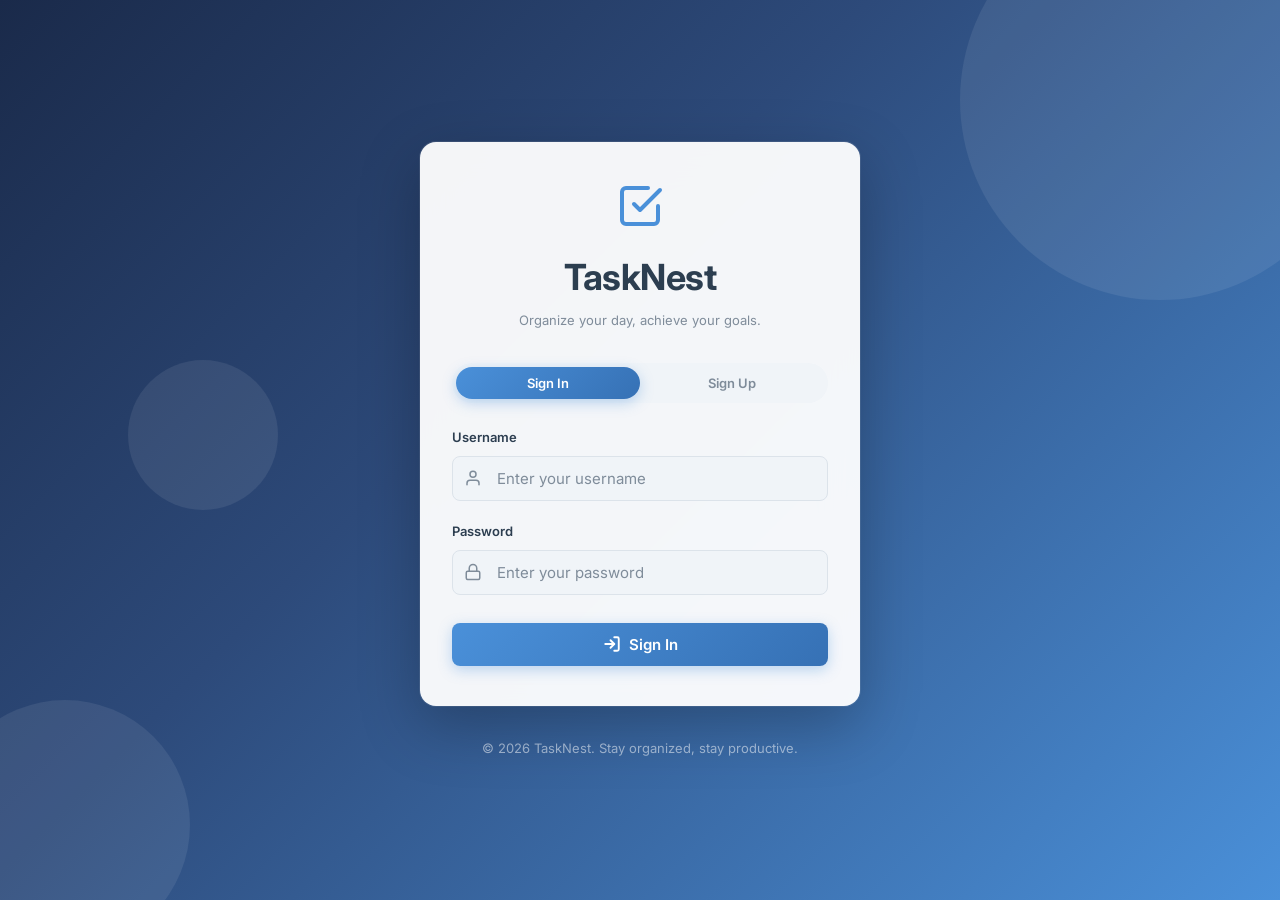
<file: index.html>
<!DOCTYPE html>
<html lang="en">

<head>
  <meta charset="UTF-8" />
  <meta name="viewport" content="width=device-width, initial-scale=1.0" />
  <title>TaskNest – Daily Task Manager</title>
  <meta name="description"
    content="TaskNest is a daily task manager that helps you organize your day and achieve your goals." />
  <link rel="preconnect" href="https://fonts.googleapis.com" />
  <link rel="preconnect" href="https://fonts.gstatic.com" crossorigin />
  <link href="https://fonts.googleapis.com/css2?family=Inter:wght@400;500;600;700&display=swap" rel="stylesheet" />
  <link rel="stylesheet" href="css/style.css" />
</head>

<body>

  <!-- ===== HEADER ===== -->
  <header class="header" id="header">
    <div class="header__inner">
      <div class="header__brand">
        <svg class="header__icon" viewBox="0 0 24 24" fill="none" stroke="currentColor" stroke-width="2"
          stroke-linecap="round" stroke-linejoin="round">
          <path d="M9 11l3 3L22 4" />
          <path d="M21 12v7a2 2 0 0 1-2 2H5a2 2 0 0 1-2-2V5a2 2 0 0 1 2-2h11" />
        </svg>
        <h1 class="header__title">TaskNest</h1>
      </div>
      <div class="header__right">
        <p class="header__tagline">Daily Task Manager</p>
        <button class="btn btn--theme-toggle" id="theme-toggle" aria-label="Toggle Dark Mode">
          <svg class="sun-icon" viewBox="0 0 24 24" fill="none" stroke="currentColor" stroke-width="2" stroke-linecap="round" stroke-linejoin="round">
            <circle cx="12" cy="12" r="5"/><line x1="12" y1="1" x2="12" y2="3"/><line x1="12" y1="21" x2="12" y2="23"/><line x1="4.22" y1="4.22" x2="5.64" y2="5.64"/><line x1="18.36" y1="18.36" x2="19.78" y2="19.78"/><line x1="1" y1="12" x2="3" y2="12"/><line x1="21" y1="12" x2="23" y2="12"/><line x1="4.22" y1="19.78" x2="5.64" y2="18.36"/><line x1="18.36" y1="5.64" x2="19.78" y2="4.22"/>
          </svg>
          <svg class="moon-icon" viewBox="0 0 24 24" fill="none" stroke="currentColor" stroke-width="2" stroke-linecap="round" stroke-linejoin="round">
            <path d="M21 12.79A9 9 0 1 1 11.21 3 7 7 0 0 0 21 12.79z"/>
          </svg>
        </button>
        <div class="header__user" id="header-user">
          <div class="header__avatar" id="header-avatar"></div>
          <span class="header__username" id="header-username"></span>
          <div class="header__actions">
            <button class="btn btn--logout" id="logout-btn" type="button">Logout</button>
            <button class="btn btn--delete-account" id="delete-account-btn" type="button">Delete Account</button>
          </div>
        </div>
      </div>
    </div>
  </header>

  <main class="main">

    <!-- ===== WELCOME BANNER ===== -->
    <section class="welcome" id="welcome-banner">
      <h2 class="welcome__heading">Welcome to TaskNest</h2>
      <p class="welcome__text">Organize your day, achieve your goals.</p>
    </section>

    <!-- ===== STATS BAR ===== -->
    <section class="stats" id="stats-bar">
      <div class="stats__card">
        <span class="stats__number" id="stat-total">0</span>
        <span class="stats__label">Total</span>
      </div>
      <div class="stats__card stats__card--completed">
        <span class="stats__number" id="stat-completed">0</span>
        <span class="stats__label">Completed</span>
      </div>
      <div class="stats__card stats__card--pending">
        <span class="stats__number" id="stat-pending">0</span>
        <span class="stats__label">Pending</span>
      </div>
    </section>

    <!-- ===== ADD TASK FORM ===== -->
    <section class="form-section" id="form-section">
      <h2 class="section-title">Add a New Task</h2>
      <form class="task-form" id="task-form" novalidate>
        <div class="task-form__group">
          <label class="task-form__label" for="task-title">Title <span class="required">*</span></label>
          <input class="task-form__input" type="text" id="task-title" placeholder="What needs to be done?" required />
          <span class="task-form__error" id="title-error">Please enter a task title.</span>
        </div>
        <div class="task-form__group">
          <label class="task-form__label" for="task-desc">Description</label>
          <textarea class="task-form__input task-form__textarea" id="task-desc"
            placeholder="Add some details (optional)" rows="3"></textarea>
        </div>
        <div class="task-form__group">
          <label class="task-form__label" for="task-date">Due Date</label>
          <input class="task-form__input" type="date" id="task-date" />
        </div>
        <div class="task-form__group">
          <label class="task-form__label" for="task-priority">Priority</label>
          <select class="task-form__input" id="task-priority">
            <option value="low">Low</option>
            <option value="medium" selected>Medium</option>
            <option value="high">High</option>
          </select>
        </div>
        <button class="btn btn--primary task-form__submit" type="submit" id="add-task-btn">
          <svg class="btn__icon" viewBox="0 0 24 24" fill="none" stroke="currentColor" stroke-width="2.5"
            stroke-linecap="round">
            <line x1="12" y1="5" x2="12" y2="19" />
            <line x1="5" y1="12" x2="19" y2="12" />
          </svg>
          Add Task
        </button>
      </form>
    </section>

    <!-- ===== FILTER BAR ===== -->
    <section class="filter-bar" id="filter-bar">
      <h2 class="section-title">Your Tasks</h2>
      <div class="filter-bar__controls">
        <div class="filter-bar__buttons">
          <button class="btn btn--filter active" data-filter="all" id="filter-all">All</button>
          <button class="btn btn--filter" data-filter="completed" id="filter-completed">Completed</button>
          <button class="btn btn--filter" data-filter="pending" id="filter-pending">Pending</button>
        </div>
        <div class="search-box">
          <svg class="search-box__icon" viewBox="0 0 24 24" fill="none" stroke="currentColor" stroke-width="2" stroke-linecap="round" stroke-linejoin="round">
            <circle cx="11" cy="11" r="8"/><line x1="21" y1="21" x2="16.65" y2="16.65"/>
          </svg>
          <input type="text" id="search-input" class="search-box__input" placeholder="Search tasks..." aria-label="Search tasks" />
        </div>
      </div>
    </section>

    <!-- ===== TASK LIST ===== -->
    <section class="task-list" id="task-list">
      <!-- Task cards rendered by JS -->
      <div class="task-list__empty" id="empty-state">
        <svg class="empty-icon" viewBox="0 0 24 24" fill="none" stroke="currentColor" stroke-width="1.5"
          stroke-linecap="round" stroke-linejoin="round">
          <rect x="3" y="3" width="18" height="18" rx="2" />
          <path d="M9 12h6" />
        </svg>
        <p>No tasks yet. Add one above to get started!</p>
      </div>
    </section>

    <!-- ===== EDIT MODAL ===== -->
    <div class="modal" id="edit-modal">
      <div class="modal__overlay" id="modal-overlay"></div>
      <div class="modal__content">
        <header class="modal__header">
          <h2 class="modal__title">Edit Task</h2>
          <button class="btn btn--icon modal__close" id="close-modal" aria-label="Close modal">
            <svg viewBox="0 0 24 24" fill="none" stroke="currentColor" stroke-width="2" stroke-linecap="round"
              stroke-linejoin="round">
              <line x1="18" y1="6" x2="6" y2="18"></line>
              <line x1="6" y1="6" x2="18" y2="18"></line>
            </svg>
          </button>
        </header>
        <form class="task-form task-form--modal" id="edit-form" novalidate>
          <input type="hidden" id="edit-task-id" />
          <div class="task-form__group">
            <label class="task-form__label" for="edit-task-title">Title <span class="required">*</span></label>
            <input class="task-form__input" type="text" id="edit-task-title" placeholder="Update task title" required />
            <span class="task-form__error" id="edit-title-error">Please enter a task title.</span>
          </div>
          <div class="task-form__group">
            <label class="task-form__label" for="edit-task-desc">Description</label>
            <textarea class="task-form__input task-form__textarea" id="edit-task-desc" placeholder="Update details"
              rows="3"></textarea>
          </div>
          <div class="task-form__group">
            <label class="task-form__label" for="edit-task-date">Due Date</label>
            <input class="task-form__input" type="date" id="edit-task-date" />
          </div>
          <div class="task-form__group">
            <label class="task-form__label" for="edit-task-priority">Priority</label>
            <select class="task-form__input" id="edit-task-priority">
              <option value="low">Low</option>
              <option value="medium">Medium</option>
              <option value="high">High</option>
            </select>
          </div>
          <div class="modal__footer">
            <button class="btn btn--secondary" type="button" id="cancel-edit">Cancel</button>
            <button class="btn btn--primary" type="submit" id="save-task-btn">Save Changes</button>
          </div>
        </form>
      </div>
    </div>

  </main>

  <!-- ===== FOOTER ===== -->
  <footer class="footer" id="footer">
    <p>&copy; 2026 TaskNest. Stay organized, stay productive.</p>
  </footer>

  <script src="js/utils.js"></script>
  <script src="js/auth.js"></script>
  <script src="js/app.js"></script>
</body>

</html>
</file>
<file: css/style.css>
/* ================================================
   TaskNest – Design System & Styles
   ================================================ */

/* ---------- RESET & BASE ---------- */
*,
*::before,
*::after {
  margin: 0;
  padding: 0;
  box-sizing: border-box;
}

:root {
  /* Palette */
  --color-primary: #4A90D9;
  --color-primary-dark: #3671B5;
  --color-primary-light: #EAF2FB;
  --color-bg: #F0F4F8;
  --color-surface: #FFFFFF;
  --color-text: #2C3E50;
  --color-text-secondary: #7F8C9A;
  --color-success: #27AE60;
  --color-success-light: #EAFAF1;
  --color-danger: #E74C3C;
  --color-danger-light: #FDEDEC;
  --color-warning: #F39C12;
  --color-warning-light: #FEF5E7;
  --color-border: #DCE3EA;

  /* Typography */
  --font-family: 'Inter', system-ui, -apple-system, sans-serif;
  --fs-xs: 0.75rem;
  /* 12px */
  --fs-sm: 0.8125rem;
  /* 13px */
  --fs-base: 0.9375rem;
  /* 15px */
  --fs-md: 1.125rem;
  /* 18px */
  --fs-lg: 1.375rem;
  /* 22px */
  --fs-xl: 1.75rem;
  /* 28px */
  --fs-2xl: 2.25rem;
  /* 36px */

  /* Spacing */
  --sp-1: 0.25rem;
  --sp-2: 0.5rem;
  --sp-3: 0.75rem;
  --sp-4: 1rem;
  --sp-5: 1.25rem;
  --sp-6: 1.5rem;
  --sp-8: 2rem;
  --sp-10: 2.5rem;
  --sp-12: 3rem;

  /* Shapes */
  --radius-sm: 8px;
  --radius-md: 12px;
  --radius-lg: 16px;
  --radius-full: 9999px;

  /* Shadows */
  --shadow-sm: 0 1px 3px rgba(0, 0, 0, 0.06), 0 1px 2px rgba(0, 0, 0, 0.04);
  --shadow-md: 0 10px 15px -3px rgba(0, 0, 0, 0.08), 0 4px 6px -4px rgba(0, 0, 0, 0.05);
  --shadow-lg: 0 20px 25px -5px rgba(0, 0, 0, 0.1), 0 8px 10px -6px rgba(0, 0, 0, 0.05);
  --shadow-btn: 0 4px 14px 0 rgba(74, 144, 217, 0.35);

  /* Transitions */
  --ease: cubic-bezier(0.4, 0, 0.2, 1);
  --duration: 0.25s;
}

/* Dark Mode Tokens */
body.dark-mode {
  --color-primary: #60a5fa;
  --color-primary-dark: #3b82f6;
  --color-primary-light: rgba(96, 165, 250, 0.1);
  --color-bg: #0f172a;
  --color-surface: #1e293b;
  --color-text: #f1f5f9;
  --color-text-secondary: #94a3b8;
  --color-border: #334155;
  --shadow-sm: 0 1px 2px 0 rgba(0, 0, 0, 0.3);
  --shadow-md: 0 4px 6px -1px rgba(0, 0, 0, 0.4), 0 2px 4px -2px rgba(0, 0, 0, 0.4);
  --shadow-lg: 0 10px 15px -3px rgba(0, 0, 0, 0.5), 0 4px 6px -4px rgba(0, 0, 0, 0.5);
}

html {
  scroll-behavior: smooth;
}

body {
  font-family: var(--font-family);
  font-size: var(--fs-base);
  color: var(--color-text);
  background-color: var(--color-bg);
  line-height: 1.6;
  min-height: 100vh;
  display: flex;
  flex-direction: column;
}

/* ---------- HEADER ---------- */
.header {
  background: linear-gradient(135deg, var(--color-primary) 0%, var(--color-primary-dark) 100%);
  color: #fff;
  padding: var(--sp-5) var(--sp-6);
  position: sticky;
  top: 0;
  z-index: 100;
  box-shadow: var(--shadow-md);
}

.header__inner {
  max-width: 800px;
  margin: 0 auto;
  display: flex;
  align-items: center;
  justify-content: space-between;
}

.header__brand {
  display: flex;
  align-items: center;
  gap: var(--sp-3);
}

.header__icon {
  width: 28px;
  height: 28px;
}

.header__title {
  font-size: var(--fs-xl);
  font-weight: 700;
  letter-spacing: -0.5px;
}

.header__tagline {
  font-size: var(--fs-sm);
  opacity: 0.85;
  font-weight: 500;
}

/* ---------- MAIN ---------- */
.main {
  flex: 1;
  max-width: 800px;
  width: 100%;
  margin: 0 auto;
  padding: var(--sp-8) var(--sp-6);
  display: flex;
  flex-direction: column;
  gap: var(--sp-8);
}

/* ---------- WELCOME BANNER ---------- */
.welcome {
  background: linear-gradient(135deg, var(--color-primary-light) 0%, #d6e8f7 100%);
  border-radius: var(--radius-lg);
  padding: var(--sp-10) var(--sp-8);
  text-align: center;
  position: relative;
  overflow: hidden;
  animation: fadeSlideUp 0.6s var(--ease) both;
}

.welcome::before {
  content: '';
  position: absolute;
  top: -40px;
  right: -40px;
  width: 140px;
  height: 140px;
  background: rgba(74, 144, 217, 0.12);
  border-radius: 50%;
}

.welcome::after {
  content: '';
  position: absolute;
  bottom: -25px;
  left: -25px;
  width: 90px;
  height: 90px;
  background: rgba(74, 144, 217, 0.08);
  border-radius: 50%;
}

.welcome__heading {
  font-size: var(--fs-2xl);
  font-weight: 700;
  color: var(--color-primary-dark);
  margin-bottom: var(--sp-2);
  position: relative;
}

.welcome__text {
  font-size: var(--fs-md);
  color: var(--color-text-secondary);
  position: relative;
}

/* ---------- STATS BAR ---------- */
.stats {
  display: grid;
  grid-template-columns: repeat(3, 1fr);
  gap: var(--sp-4);
  animation: fadeSlideUp 0.6s var(--ease) 0.1s both;
}

.stats__card {
  background: var(--color-surface);
  border-radius: var(--radius-md);
  padding: var(--sp-5) var(--sp-4);
  text-align: center;
  box-shadow: var(--shadow-sm);
  transition: transform var(--duration) var(--ease), box-shadow var(--duration) var(--ease);
  border-top: 3px solid var(--color-primary);
}

.stats__card:hover {
  transform: translateY(-2px);
  box-shadow: var(--shadow-md);
}

.stats__card--completed {
  border-top-color: var(--color-success);
}

.stats__card--pending {
  border-top-color: var(--color-warning);
}

.stats__number {
  display: block;
  font-size: var(--fs-2xl);
  font-weight: 700;
  color: var(--color-text);
  line-height: 1.2;
}

.stats__label {
  font-size: var(--fs-sm);
  color: var(--color-text-secondary);
  font-weight: 500;
  text-transform: uppercase;
  letter-spacing: 0.5px;
}

/* ---------- SECTION TITLE ---------- */
.section-title {
  font-size: var(--fs-lg);
  font-weight: 600;
  color: var(--color-text);
  margin-bottom: var(--sp-4);
}

/* ---------- FORM ---------- */
.form-section {
  background: var(--color-surface);
  border-radius: var(--radius-lg);
  padding: var(--sp-8);
  box-shadow: var(--shadow-sm);
  animation: fadeSlideUp 0.6s var(--ease) 0.2s both;
}

.task-form {
  display: flex;
  flex-direction: column;
  gap: var(--sp-5);
}

.task-form__group {
  display: flex;
  flex-direction: column;
  gap: var(--sp-2);
}

.task-form__label {
  font-size: var(--fs-sm);
  font-weight: 600;
  color: var(--color-text);
}

.required {
  color: var(--color-danger);
}

.task-form__input {
  font-family: var(--font-family);
  font-size: var(--fs-base);
  padding: var(--sp-3) var(--sp-4);
  border: 1.5px solid var(--color-border);
  border-radius: var(--radius-sm);
  color: var(--color-text);
  background: var(--color-bg);
  transition: border-color var(--duration) var(--ease), box-shadow var(--duration) var(--ease);
  outline: none;
}

.task-form__input::placeholder {
  color: var(--color-text-secondary);
}

.task-form__input:focus {
  border-color: var(--color-primary);
  box-shadow: 0 0 0 3px rgba(74, 144, 217, 0.15);
  background: var(--color-surface);
}

.task-form__input.error {
  border-color: var(--color-danger);
  box-shadow: 0 0 0 3px rgba(231, 76, 60, 0.12);
}

.task-form__textarea {
  resize: vertical;
  min-height: 80px;
}

.task-form__error {
  font-size: var(--fs-xs);
  color: var(--color-danger);
  display: none;
  font-weight: 500;
}

.task-form__error.visible {
  display: block;
  animation: shake 0.4s var(--ease);
}

/* ---------- BUTTONS ---------- */
.btn {
  font-family: var(--font-family);
  font-size: var(--fs-base);
  font-weight: 600;
  border: none;
  border-radius: var(--radius-sm);
  cursor: pointer;
  display: inline-flex;
  align-items: center;
  justify-content: center;
  gap: var(--sp-2);
  transition: all var(--duration) var(--ease);
  outline: none;
}

.btn:focus-visible {
  outline: 2px solid var(--color-primary);
  outline-offset: 2px;
}

.btn--primary {
  background: linear-gradient(135deg, var(--color-primary), var(--color-primary-dark));
  color: #fff;
  padding: var(--sp-3) var(--sp-6);
  box-shadow: var(--shadow-btn);
}

.btn--primary:hover {
  transform: translateY(-1px);
  box-shadow: 0 4px 14px rgba(74, 144, 217, 0.45);
}

.btn--primary:active {
  transform: translateY(0);
}

.btn__icon {
  width: 18px;
  height: 18px;
}

.task-form__submit {
  align-self: flex-start;
  margin-top: var(--sp-2);
}

/* ---------- FILTER BAR ---------- */
.filter-bar {
  display: flex;
  align-items: center;
  justify-content: space-between;
  flex-wrap: wrap;
  gap: var(--sp-4);
  animation: fadeSlideUp 0.6s var(--ease) 0.3s both;
}

.filter-bar .section-title {
  margin-bottom: 0;
}

.filter-bar__buttons {
  display: flex;
  gap: var(--sp-2);
  background: var(--color-surface);
  padding: var(--sp-1);
  border-radius: var(--radius-full);
  box-shadow: var(--shadow-sm);
}

.btn--filter {
  background: transparent;
  color: var(--color-text-secondary);
  padding: var(--sp-2) var(--sp-5);
  border-radius: var(--radius-full);
  font-size: var(--fs-sm);
}

.btn--filter:hover {
  color: var(--color-primary);
  background: var(--color-primary-light);
}

.btn--filter.active {
  background: var(--color-primary);
  color: #fff;
  box-shadow: var(--shadow-btn);
}

/* ---------- TASK LIST ---------- */
.task-list {
  display: flex;
  flex-direction: column;
  gap: var(--sp-4);
  animation: fadeSlideUp 0.6s var(--ease) 0.35s both;
}

/* Empty state */
.task-list__empty {
  text-align: center;
  padding: var(--sp-12) var(--sp-6);
  color: var(--color-text-secondary);
}

.empty-icon {
  width: 48px;
  height: 48px;
  margin-bottom: var(--sp-4);
  opacity: 0.4;
}

.task-list__empty p {
  font-size: var(--fs-base);
}

/* Task card */
.task-card {
  background: var(--color-surface);
  border-radius: var(--radius-md);
  padding: var(--sp-5) var(--sp-6);
  box-shadow: var(--shadow-sm);
  display: flex;
  align-items: flex-start;
  gap: var(--sp-4);
  transition: transform var(--duration) var(--ease), box-shadow var(--duration) var(--ease), opacity var(--duration) var(--ease);
  animation: fadeSlideUp 0.35s var(--ease) both;
  border-left: 4px solid var(--color-primary);
}

.task-card:hover {
  transform: translateY(-2px);
  box-shadow: var(--shadow-md);
}

.task-card.completed {
  border-left-color: var(--color-success);
  opacity: 0.7;
}

.task-card.completed .task-card__title {
  text-decoration: line-through;
  color: var(--color-text-secondary);
}

/* Checkbox */
.task-card__check {
  flex-shrink: 0;
  width: 22px;
  height: 22px;
  border: 2px solid var(--color-border);
  border-radius: 50%;
  cursor: pointer;
  display: flex;
  align-items: center;
  justify-content: center;
  transition: all var(--duration) var(--ease);
  margin-top: 2px;
  background: var(--color-surface);
}

.task-card__check:hover {
  border-color: var(--color-success);
  background: var(--color-success-light);
}

.task-card.completed .task-card__check {
  background: var(--color-success);
  border-color: var(--color-success);
}

.task-card__check-icon {
  width: 12px;
  height: 12px;
  stroke: #fff;
  opacity: 0;
  transition: opacity var(--duration) var(--ease);
}

.task-card.completed .task-card__check-icon {
  opacity: 1;
}

/* Card body */
.task-card__body {
  flex: 1;
  min-width: 0;
}

.task-card__title {
  font-size: var(--fs-md);
  font-weight: 600;
  color: var(--color-text);
  margin-bottom: var(--sp-1);
  transition: color var(--duration) var(--ease), text-decoration var(--duration) var(--ease);
}

.task-card__desc {
  font-size: var(--fs-sm);
  color: var(--color-text-secondary);
  margin-bottom: var(--sp-3);
  line-height: 1.5;
}

.task-card__meta {
  display: flex;
  align-items: center;
  gap: var(--sp-4);
  font-size: var(--fs-xs);
  color: var(--color-text-secondary);
}

.task-card__date {
  display: inline-flex;
  align-items: center;
  gap: var(--sp-1);
  background: var(--color-bg);
  padding: var(--sp-1) var(--sp-3);
  border-radius: var(--radius-full);
  font-weight: 500;
}

.task-card__date.overdue {
  background: var(--color-danger-light);
  color: var(--color-danger);
}

.task-card__date-icon {
  width: 12px;
  height: 12px;
}

/* Card actions */
.task-card__actions {
  flex-shrink: 0;
  display: flex;
  gap: var(--sp-2);
}

.btn--icon {
  width: 34px;
  height: 34px;
  border-radius: var(--radius-sm);
  padding: 0;
  background: transparent;
  color: var(--color-text-secondary);
}

.btn--icon svg {
  width: 16px;
  height: 16px;
}

.btn--icon:hover {
  background: var(--color-danger-light);
  color: var(--color-danger);
}

/* ---------- FOOTER ---------- */
.footer {
  text-align: center;
  padding: var(--sp-6);
  font-size: var(--fs-sm);
  color: var(--color-text-secondary);
  border-top: 1px solid var(--color-border);
  margin-top: auto;
}

/* ---------- ANIMATIONS ---------- */
@keyframes fadeSlideUp {
  from {
    opacity: 0;
    transform: translateY(16px);
  }

  to {
    opacity: 1;
    transform: translateY(0);
  }
}

@keyframes shake {

  0%,
  100% {
    transform: translateX(0);
  }

  25% {
    transform: translateX(-4px);
  }

  75% {
    transform: translateX(4px);
  }
}

/* Removing animation for task cards in list */
.task-card.removing {
  animation: fadeOut 0.3s var(--ease) forwards;
}

@keyframes fadeOut {
  to {
    opacity: 0;
    transform: translateY(-10px) scale(0.97);
  }
}

/* ---------- AUTH PAGE ---------- */
.auth-page {
  background: linear-gradient(135deg, #1a2a4a 0%, #2d4a7a 40%, #4A90D9 100%);
  min-height: 100vh;
  display: flex;
  align-items: center;
  justify-content: center;
}

.auth-container {
  position: relative;
  width: 100%;
  min-height: 100vh;
  display: flex;
  flex-direction: column;
  align-items: center;
  justify-content: center;
  padding: var(--sp-6);
  overflow: hidden;
}

/* Decorative background shapes */
.auth-bg-shape {
  position: absolute;
  border-radius: 50%;
  opacity: 0.08;
  background: #fff;
  pointer-events: none;
}

.auth-bg-shape--1 {
  width: 400px;
  height: 400px;
  top: -100px;
  right: -80px;
  animation: floatShape 8s ease-in-out infinite;
}

.auth-bg-shape--2 {
  width: 250px;
  height: 250px;
  bottom: -50px;
  left: -60px;
  animation: floatShape 10s ease-in-out infinite reverse;
}

.auth-bg-shape--3 {
  width: 150px;
  height: 150px;
  top: 40%;
  left: 10%;
  animation: floatShape 12s ease-in-out infinite 2s;
}

@keyframes floatShape {

  0%,
  100% {
    transform: translateY(0) scale(1);
  }

  50% {
    transform: translateY(-20px) scale(1.05);
  }
}

/* Auth Card */
.auth-card {
  background: rgba(255, 255, 255, 0.95);
  backdrop-filter: blur(20px);
  border-radius: var(--radius-lg);
  padding: var(--sp-10) var(--sp-8);
  width: 100%;
  max-width: 440px;
  box-shadow: 0 20px 60px rgba(0, 0, 0, 0.25), 0 0 0 1px rgba(255, 255, 255, 0.1);
  animation: fadeSlideUp 0.6s var(--ease) both;
  position: relative;
  z-index: 1;
}

.auth-card__brand {
  text-align: center;
  margin-bottom: var(--sp-8);
}

.auth-card__logo {
  width: 48px;
  height: 48px;
  color: var(--color-primary);
  margin-bottom: var(--sp-3);
}

.auth-card__title {
  font-size: var(--fs-2xl);
  font-weight: 700;
  color: var(--color-text);
  letter-spacing: -0.5px;
}

.auth-card__subtitle {
  font-size: var(--fs-sm);
  color: var(--color-text-secondary);
  margin-top: var(--sp-1);
}

/* Auth Tabs */
.auth-tabs {
  display: flex;
  position: relative;
  background: var(--color-bg);
  border-radius: var(--radius-full);
  padding: 4px;
  margin-bottom: var(--sp-6);
}

.auth-tab {
  flex: 1;
  font-family: var(--font-family);
  font-size: var(--fs-sm);
  font-weight: 600;
  padding: var(--sp-2) var(--sp-4);
  border: none;
  background: transparent;
  color: var(--color-text-secondary);
  cursor: pointer;
  border-radius: var(--radius-full);
  transition: color var(--duration) var(--ease);
  position: relative;
  z-index: 1;
}

.auth-tab.active {
  color: #fff;
}

.auth-tab__indicator {
  position: absolute;
  top: 4px;
  left: 4px;
  width: calc(50% - 4px);
  height: calc(100% - 8px);
  background: linear-gradient(135deg, var(--color-primary), var(--color-primary-dark));
  border-radius: var(--radius-full);
  transition: transform 0.3s var(--ease);
  box-shadow: var(--shadow-btn);
}

.auth-tab[data-tab="signup"].active~.auth-tab__indicator,
.auth-tabs:has(.auth-tab[data-tab="signup"].active) .auth-tab__indicator {
  transform: translateX(100%);
}

/* Auth Message */
.auth-message {
  font-size: var(--fs-sm);
  font-weight: 500;
  padding: 0;
  border-radius: var(--radius-sm);
  margin-bottom: 0;
  max-height: 0;
  overflow: hidden;
  transition: all 0.3s var(--ease);
  text-align: center;
}

.auth-message--visible {
  padding: var(--sp-3) var(--sp-4);
  margin-bottom: var(--sp-5);
  max-height: 60px;
}

.auth-message--error {
  background: var(--color-danger-light);
  color: var(--color-danger);
  animation: shake 0.4s var(--ease);
}

.auth-message--success {
  background: var(--color-success-light);
  color: var(--color-success);
}

/* Auth Form */
.auth-form {
  display: flex;
  flex-direction: column;
  gap: var(--sp-5);
}

.auth-form--hidden {
  display: none;
}

.auth-form__group {
  display: flex;
  flex-direction: column;
  gap: var(--sp-2);
}

.auth-form__label {
  font-size: var(--fs-sm);
  font-weight: 600;
  color: var(--color-text);
}

.auth-form__input-wrapper {
  position: relative;
  display: flex;
  align-items: center;
}

.auth-form__input-icon {
  position: absolute;
  left: var(--sp-3);
  width: 18px;
  height: 18px;
  color: var(--color-text-secondary);
  pointer-events: none;
  transition: color var(--duration) var(--ease);
}

.auth-form__input-wrapper .auth-form__input {
  font-family: var(--font-family);
  font-size: var(--fs-base);
  width: 100%;
  padding: var(--sp-3) var(--sp-4) var(--sp-3) 2.75rem;
  border: 1.5px solid var(--color-border);
  border-radius: var(--radius-sm);
  color: var(--color-text);
  background: var(--color-bg);
  transition: border-color var(--duration) var(--ease), box-shadow var(--duration) var(--ease), background var(--duration) var(--ease);
  outline: none;
}

.auth-form__input-wrapper .auth-form__input::placeholder {
  color: var(--color-text-secondary);
}

.auth-form__input-wrapper .auth-form__input:focus {
  border-color: var(--color-primary);
  box-shadow: 0 0 0 3px rgba(74, 144, 217, 0.15);
  background: var(--color-surface);
}

.auth-form__input-wrapper .auth-form__input:focus+.auth-form__input-icon,
.auth-form__input-wrapper:has(.auth-form__input:focus) .auth-form__input-icon {
  color: var(--color-primary);
}

.auth-form__submit {
  width: 100%;
  padding: var(--sp-3) var(--sp-6);
  margin-top: var(--sp-2);
  font-size: var(--fs-base);
}

.auth-form__submit:disabled {
  opacity: 0.7;
  cursor: not-allowed;
  transform: none !important;
}

/* Spinner */
.auth-spinner {
  display: inline-block;
  width: 16px;
  height: 16px;
  border: 2px solid rgba(255, 255, 255, 0.3);
  border-top-color: #fff;
  border-radius: 50%;
  animation: spin 0.6s linear infinite;
  vertical-align: middle;
  margin-right: var(--sp-2);
}

@keyframes spin {
  to {
    transform: rotate(360deg);
  }
}

/* Auth Footer */
.auth-footer {
  text-align: center;
  font-size: var(--fs-sm);
  color: rgba(255, 255, 255, 0.5);
  margin-top: var(--sp-8);
  position: relative;
  z-index: 1;
}

/* ---------- HEADER USER AREA ---------- */
.header__right {
  display: flex;
  align-items: center;
  gap: var(--sp-4);
}

.header__user {
  display: flex;
  align-items: center;
  gap: var(--sp-3);
}

.header__avatar {
  width: 32px;
  height: 32px;
  border-radius: 50%;
  background: rgba(255, 255, 255, 0.2);
  display: flex;
  align-items: center;
  justify-content: center;
  font-weight: 700;
  font-size: var(--fs-sm);
  color: #fff;
  text-transform: uppercase;
  border: 2px solid rgba(255, 255, 255, 0.3);
}

.header__username {
  font-size: var(--fs-sm);
  font-weight: 500;
  opacity: 0.9;
}

.header__actions {
  display: flex;
  align-items: center;
  gap: var(--sp-2);
}

.btn--logout {
  background: rgba(255, 255, 255, 0.15);
  color: #fff;
  border: 1px solid rgba(255, 255, 255, 0.25);
  padding: var(--sp-1) var(--sp-4);
  font-size: var(--fs-xs);
  border-radius: var(--radius-full);
  font-weight: 600;
  backdrop-filter: blur(4px);
  cursor: pointer;
}

.btn--logout:hover {
  background: rgba(255, 255, 255, 0.25);
  border-color: rgba(255, 255, 255, 0.4);
}

.btn--delete-account {
  background: transparent;
  color: rgba(255, 255, 255, 0.6);
  border: 1px solid rgba(255, 255, 255, 0.1);
  padding: var(--sp-1) var(--sp-3);
  font-size: var(--fs-xs);
  border-radius: var(--radius-full);
  font-weight: 500;
  cursor: pointer;
  transition: all 0.2s ease;
}

.btn--delete-account:hover {
  background: var(--color-danger);
  color: #fff;
  border-color: var(--color-danger);
}


/* ===== THEME TOGGLE ===== */
.btn--theme-toggle {
  background: rgba(255, 255, 255, 0.1);
  border: 1px solid rgba(255, 255, 255, 0.2);
  color: #fff;
  width: 36px;
  height: 36px;
  padding: 0;
  display: flex;
  align-items: center;
  justify-content: center;
  border-radius: var(--radius-full);
}

.btn--theme-toggle:hover {
  background: rgba(255, 255, 255, 0.2);
  transform: scale(1.05);
}

.btn--theme-toggle svg {
  width: 18px;
  height: 18px;
}

.sun-icon {
  display: none;
}

.moon-icon {
  display: block;
}

body.dark-mode .sun-icon {
  display: block;
}

body.dark-mode .moon-icon {
  display: none;
}

body.dark-mode .btn--theme-toggle {
  background: rgba(255, 255, 255, 0.2);
  border-color: rgba(255, 255, 255, 0.4);
}

/* ---------- RESPONSIVE ---------- */
@media (max-width: 640px) {
  .header__inner {
    flex-direction: column;
    align-items: flex-start;
    gap: var(--sp-2);
  }

  .header__right {
    width: 100%;
    justify-content: space-between;
  }

  .header__tagline {
    display: none;
  }

  .header__username {
    display: none;
  }

  .auth-card {
    padding: var(--sp-8) var(--sp-5);
  }

  .main {
    padding: var(--sp-5) var(--sp-4);
    gap: var(--sp-6);
  }

  .welcome {
    padding: var(--sp-8) var(--sp-5);
  }

  .welcome__heading {
    font-size: var(--fs-xl);
  }

  .stats {
    grid-template-columns: 1fr;
    gap: var(--sp-3);
  }

  .stats__card {
    display: flex;
    align-items: center;
    gap: var(--sp-3);
    text-align: left;
    padding: var(--sp-4);
    border-top: none;
    border-left: 3px solid var(--color-primary);
  }

  .stats__card--completed {
    border-left-color: var(--color-success);
  }

  .stats__card--pending {
    border-left-color: var(--color-warning);
  }

  .form-section {
    padding: var(--sp-5);
  }

  .filter-bar {
    flex-direction: column;
    align-items: flex-start;
  }

  .filter-bar__buttons {
    width: 100%;
    justify-content: center;
  }

  .task-card {
    padding: var(--sp-4);
    gap: var(--sp-3);
  }

  .task-form__submit {
    width: 100%;
  }
}

/* ===== MODAL ===== */
.modal {
  position: fixed;
  top: 0;
  left: 0;
  width: 100%;
  height: 100%;
  display: flex;
  align-items: center;
  justify-content: center;
  z-index: 1000;
  opacity: 0;
  visibility: hidden;
  transition: all 0.3s ease;
}

.modal.active {
  opacity: 1;
  visibility: visible;
}

.modal__overlay {
  position: absolute;
  top: 0;
  left: 0;
  width: 100%;
  height: 100%;
  background: rgba(44, 62, 80, 0.4);
  backdrop-filter: blur(4px);
}

.modal__content {
  position: relative;
  background: var(--color-surface);
  width: 90%;
  max-width: 500px;
  border-radius: var(--radius-lg);
  box-shadow: 0 20px 25px -5px rgba(0, 0, 0, 0.1), 0 10px 10px -5px rgba(0, 0, 0, 0.04);
  padding: 2rem;
  transform: translateY(20px);
  transition: all 0.3s ease;
}

.modal.active .modal__content {
  transform: translateY(0);
}

.modal__header {
  display: flex;
  align-items: center;
  justify-content: space-between;
  margin-bottom: 1.5rem;
}

.modal__title {
  font-size: 1.5rem;
  font-weight: 700;
  color: var(--color-text-primary);
}

.modal__footer {
  display: flex;
  align-items: center;
  justify-content: flex-end;
  gap: 1rem;
  margin-top: 2rem;
}

.task-form--modal {
  margin-top: 0;
  box-shadow: none;
  padding: 0;
}

.btn--icon[data-action="edit"] {
  color: var(--color-primary);
}

.btn--icon[data-action="edit"]:hover {
  background: var(--color-primary-light);
}

.btn--secondary {
  background: var(--color-bg);
  color: var(--color-text-primary);
}

.btn--secondary:hover {
  background: #e2e8f0;
}

/* ===== PRIORITY BADGES ===== */
.priority-badge {
  display: inline-flex;
  align-items: center;
  padding: 2px 8px;
  border-radius: var(--radius-full);
  font-size: var(--fs-xs);
  font-weight: 700;
  text-transform: uppercase;
  letter-spacing: 0.5px;
  margin-top: var(--sp-2);
}

.priority-badge--low {
  background: #e2e8f0;
  color: #475569;
}

.priority-badge--medium {
  background: rgba(74, 144, 217, 0.1);
  color: var(--color-primary);
}

.priority-badge--high {
  background: var(--color-danger-light);
  color: var(--color-danger);
}

/* Update task card meta for better layout */
.task-card__meta {
  display: flex;
  flex-wrap: wrap;
  gap: var(--sp-3);
  align-items: center;
}

/* ===== SEARCH BOX ===== */
.filter-bar__controls {
  display: flex;
  align-items: center;
  justify-content: space-between;
  gap: var(--sp-6);
  flex-wrap: wrap;
}

.search-box {
  position: relative;
  flex: 1;
  max-width: 320px;
}

.search-box__icon {
  position: absolute;
  left: var(--sp-3);
  top: 50%;
  transform: translateY(-50%);
  width: 18px;
  height: 18px;
  color: var(--color-text-secondary);
  pointer-events: none;
}

.search-box__input {
  width: 100%;
  padding: var(--sp-2) var(--sp-3) var(--sp-2) 2.5rem;
  border: 1.5px solid var(--color-border);
  border-radius: var(--radius-full);
  font-family: var(--font-family);
  font-size: var(--fs-sm);
  background: var(--color-surface);
  transition: all var(--duration) var(--ease);
}

.search-box__input:focus {
  outline: none;
  border-color: var(--color-primary);
  box-shadow: 0 0 0 3px rgba(74, 144, 217, 0.1);
}

@media (max-width: 640px) {
  .filter-bar__controls {
    flex-direction: column;
    align-items: stretch;
    gap: var(--sp-4);
  }

  .search-box {
    max-width: none;
  }
}
</file>
